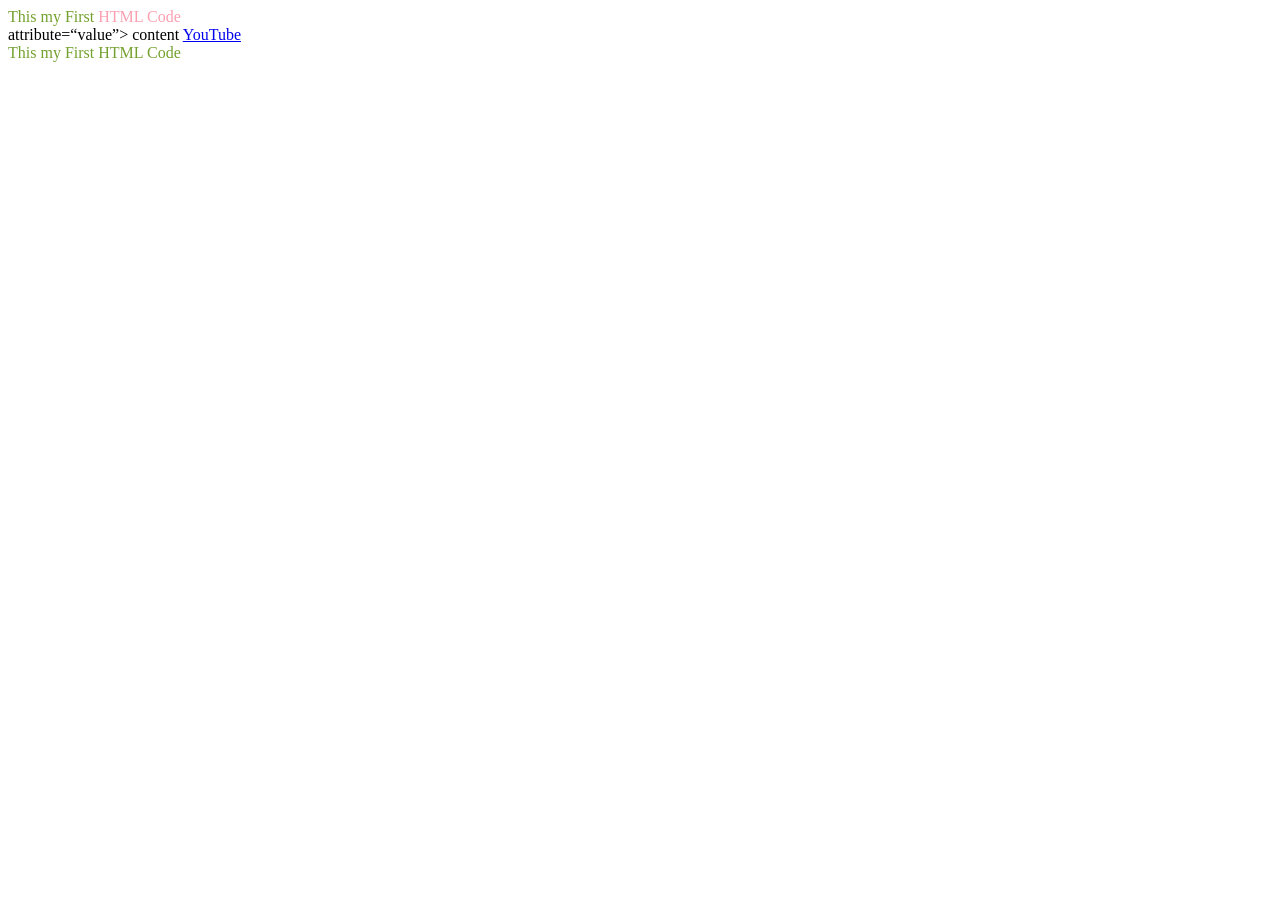
<file: index.html>
<html> 
<head>
<title> My First HTML Code </title>
</head>
<body>
<font color="#74a12e"> This my First </font><font color="#fc9fb1"> HTML Code </font>

<br>
attribute=“value”> content<CLOSING TAG>
<a href="https://www.youtube.com" target="_blank">YouTube</a>
<br>


<font color="#74a12e"> This my First HTML Code </font>



<a></a>


</body>
</html>
</file>
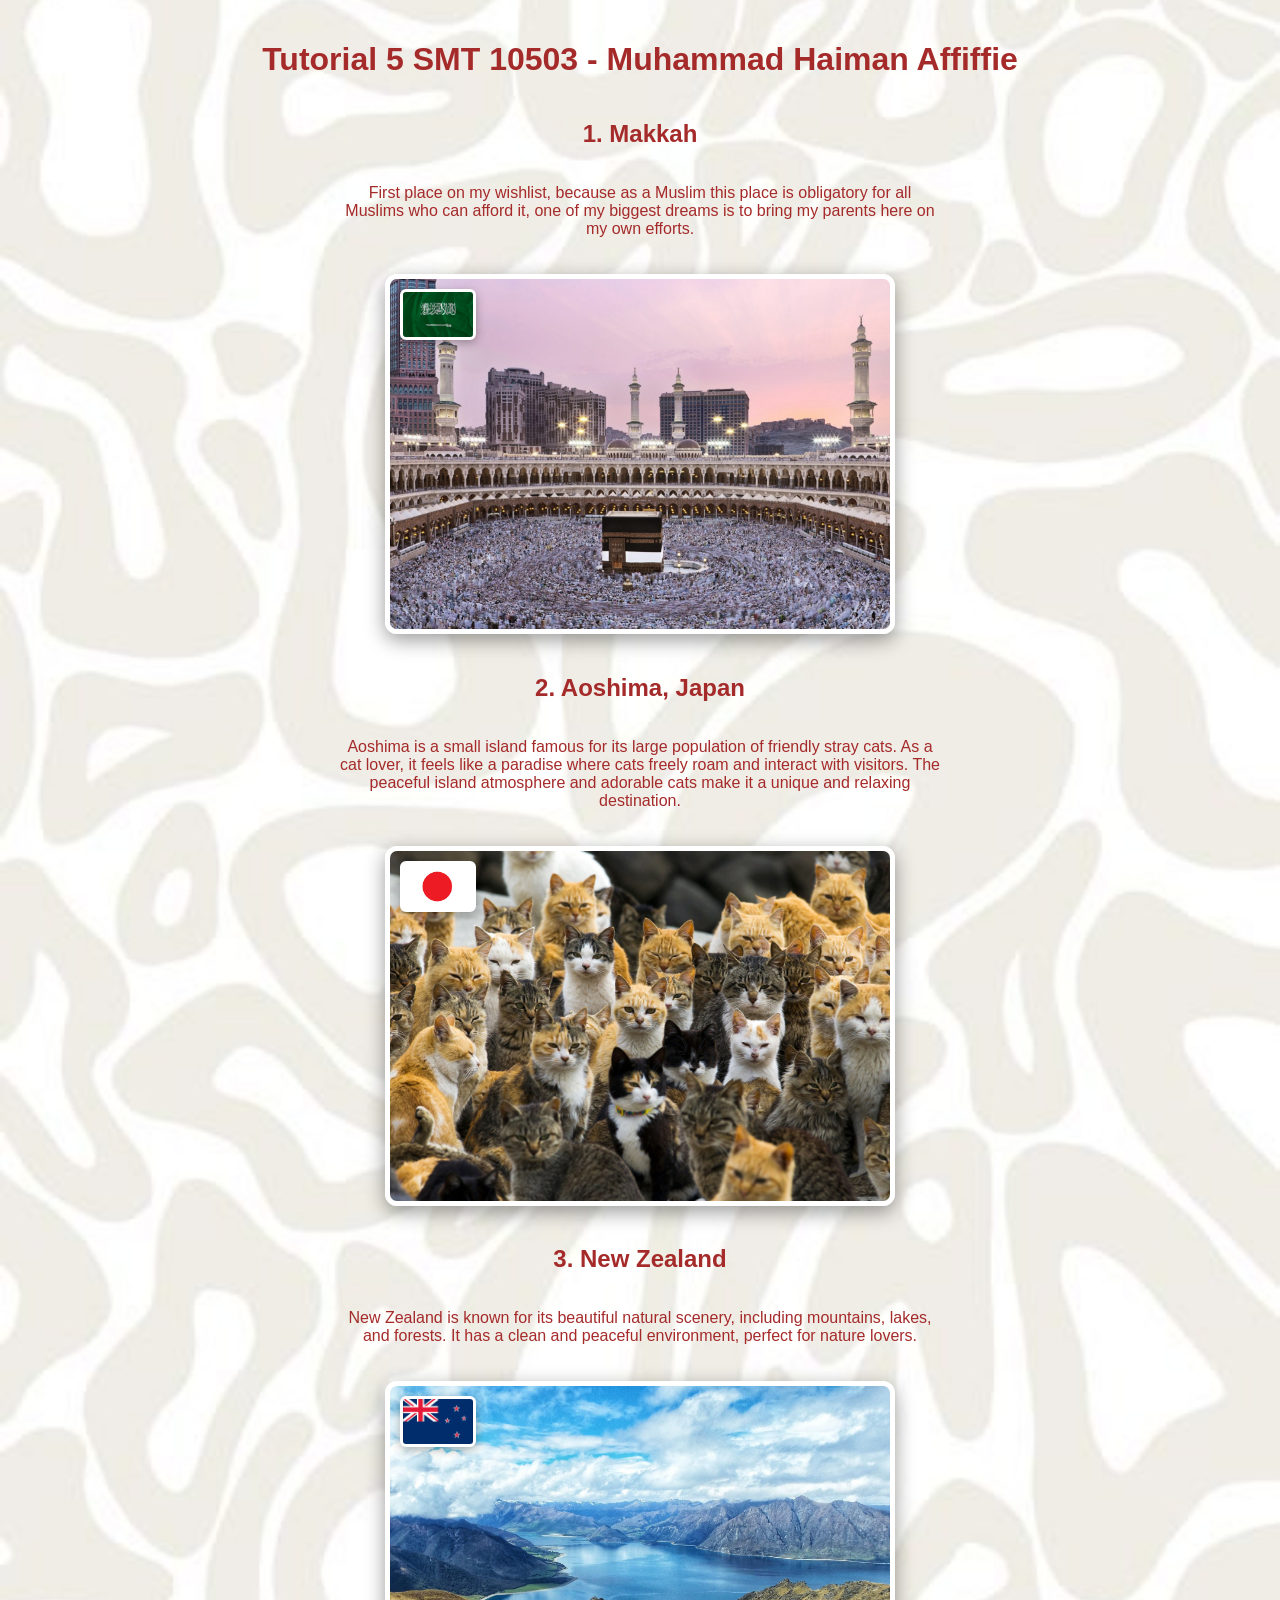
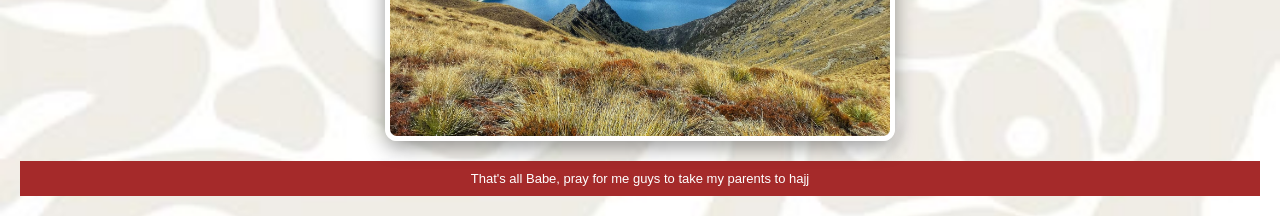
<file: tryTutorialweek5.html>
<html>
<head>
  <title>My Dreamplace</title>
  <link rel="stylesheet" href="style.css">
</head>

<body>

<h1>Tutorial 5 SMT 10503 - Muhammad Haiman Affiffie</h1>

<h2>1. Makkah </h2>

<p>
 First place on my wishlist, because as a Muslim this place is obligatory for all Muslims who can afford it,
 one of my biggest dreams is to bring my parents here on my own efforts.
</p>

<div class="kotak">
  <img src="Makkah.jpg" alt="All Black">

  <!-- kotak kecil untuk bendera -->
  <div class="flag-box">
    <img src="SAflag.jpg" alt="Bendera">
  </div>
</div>


<h2>2. Aoshima, Japan</h2>

<p>
Aoshima is a small island famous for its large population of friendly stray cats. As a cat lover,
 it feels like a paradise where cats freely roam and interact with visitors.
 The peaceful island atmosphere and adorable cats make it a unique and relaxing destination.
</p>

<div class="kotak">
  <img src="pulaukucing.jpg" alt="Pulau Kucing">

  <!-- kotak kecil untuk bendera -->
  <div class="flag-box">
    <img src="jepun.png" alt="Bendera">
  </div>
</div>

<h2>3. New Zealand</h2>

<p>
 New Zealand is known for its beautiful natural scenery, including mountains, lakes, and forests. It has a clean and peaceful environment, perfect for nature lovers.
</p>

<div class="kotak">
  <img src="new zealand.jpg" alt="All Black">

  <!-- kotak kecil untuk bendera -->
  <div class="flag-box">
    <img src="NZflag.jpg" alt="Bendera">
  </div>
</div>

<footer>
   That's all Babe, pray for me guys to take my parents to hajj 
</footer>



</body>
</html>
</file>
<file: style.css>
body {
  margin: 0;
  padding: 20px;
  font-family: "Avenir Next", "Segoe UI", sans-serif;
  background-image: url("bg1.jpg");
  background-size: cover;
  background-position: center;
  min-height: 100vh;

  display: flex;
  flex-direction: column;
  align-items: center;
}

/* tajuk */
h1, h2, h3 {
  color: brown;
  text-align: center;
}

/* paragraph */
p {
  color: brown;
  text-align: center;
  max-width: 600px;
}

/* kotak gambar */
.kotak {
  width: 500px;
  height: 350px;
  position: relative;
  overflow: hidden;

  border: 5px solid white;
  border-radius: 12px;

  margin: 20px 0;
  box-shadow: 0 6px 20px rgba(0,0,0,0.4);
}

/* gambar utama */
.kotak img {
  width: 100%;
  height: 100%;
  object-fit: cover;
}

/* kotak bendera */
.flag-box {
  position: absolute;
  top: 10px;
  left: 10px;

  width: 70px;
  height: 45px;

  border: 3px solid white;
  border-radius: 6px;

  overflow: hidden;
  background: white;

  box-shadow: 0 3px 10px rgba(0,0,0,0.3);
}

/* gambar dalam bendera */
.flag-box img {
  width: 100%;
  height: 100%;
  object-fit: cover;
}

 footer {
  width: 100%;
  background: brown;
  color: white;
  text-align: center;
  padding: 10px 0;
  font-size: 13px;
 }
</file>
